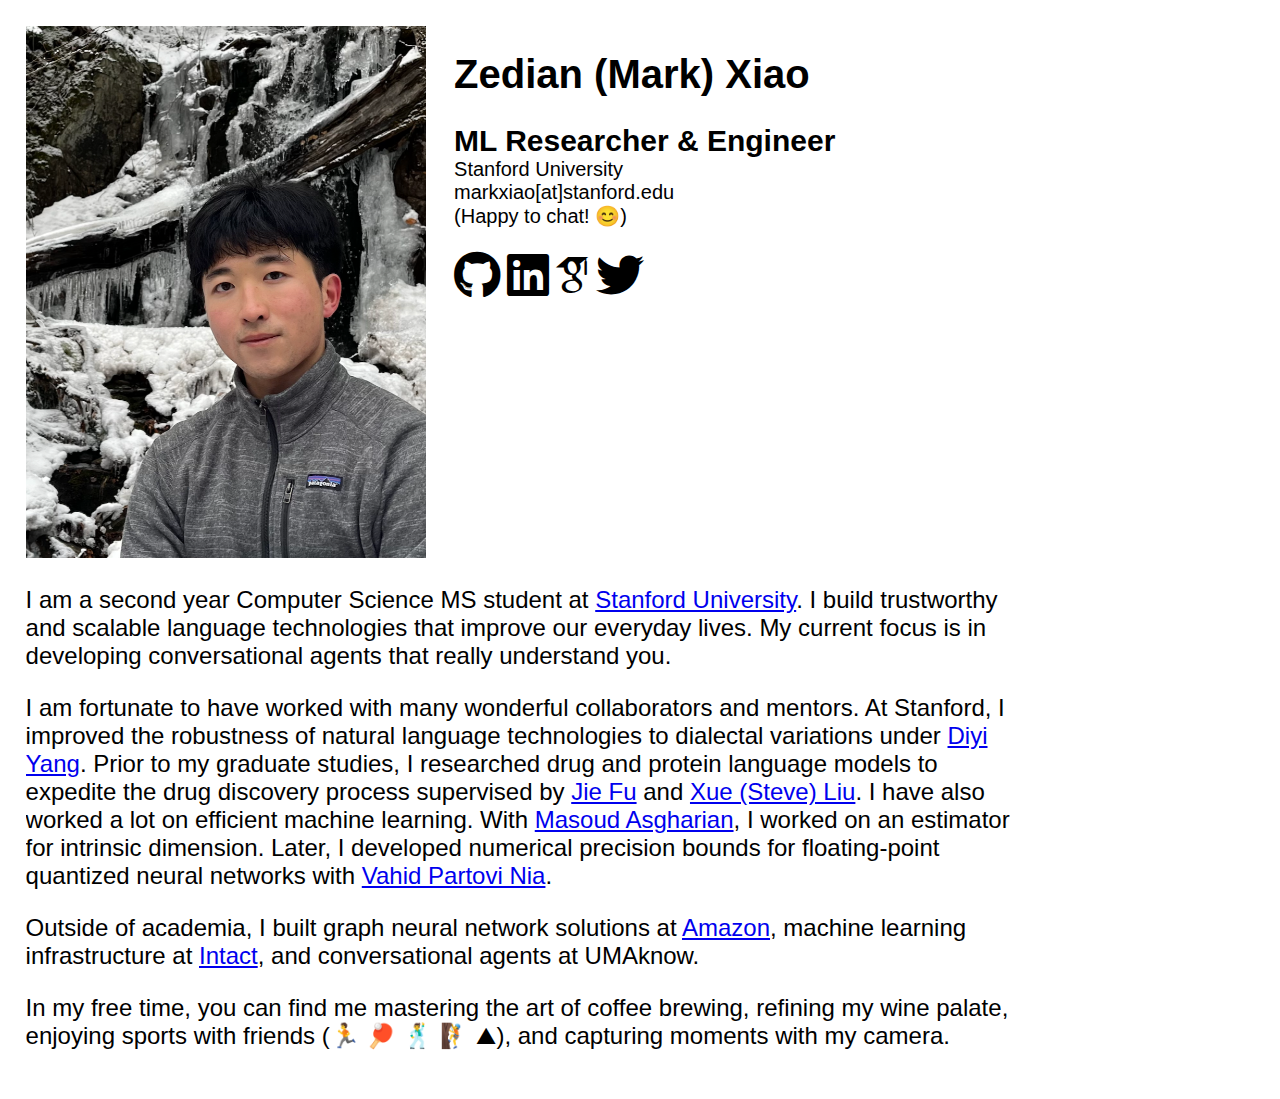
<file: index.html>
<!DOCTYPE html>
<html>
<head>
    <title></title>
    <meta charset="UTF-8">
    <link rel="stylesheet" href="styles.css">
    <meta name="viewport" content="width=device-width, initial-scale=1.0">
    <link rel="preconnect" href="https://fonts.googleapis.com"> 
    <link rel="preconnect" href="https://fonts.gstatic.com" crossorigin>
    <link href="https://fonts.googleapis.com/css2?family=Caveat&display=swap" rel="stylesheet">
    <link href="https://fonts.googleapis.com/css2?family=Abel&display=swap" rel="stylesheet">
    <link rel="stylesheet" href="https://cdnjs.cloudflare.com/ajax/libs/font-awesome/6.0.0-beta3/css/all.min.css">
    <link rel="stylesheet" href="academicons-1.9.4/css/academicons.css">
</head>
<body>
    <div class="profile-card">
        <img class="profile-image" src="assets/profile.jpg" alt="profile">
        <div class="profile-info">
            <h1>Zedian (Mark) Xiao</h1>
            <h2>ML Researcher & Engineer</h2>
            <div class="contact">
                Stanford University <br> markxiao[at]stanford.edu <br> (Happy to chat! &#128522;)
            </div>
            <br>
            <a href="https://github.com/zedian"><i class="fab fa-github icon"></i></a>
            <a href="https://www.linkedin.com/in/zedian-xiao/"><i class="fab fa-linkedin icon"></i></a>
            <a href="https://scholar.google.com/citations?user=4wYXH20AAAAJ&hl=en&oi=sra"><i class="ai ai-google-scholar icon"></i></a>
            <a href="https://twitter.com/XiaoZedian"><i class="fab fa-twitter icon"></i></a>          
        </div>
    </div>
    <div class="info">
        <p>
            I am a second year Computer Science MS student at <a href="https://www.stanford.edu/">Stanford University</a>. I build trustworthy and scalable language technologies that improve our everyday lives. My current focus is in developing conversational agents that really understand you.
        </p>
        <p>
            I am fortunate to have worked with many wonderful collaborators and mentors. At Stanford, I improved the robustness of natural language technologies to dialectal variations under <a href="https://cs.stanford.edu/~diyiy/index.html">Diyi Yang</a>. Prior to my graduate studies, I researched drug and protein language models to expedite the drug discovery process supervised by <a href="https://bigaidream.github.io/">Jie Fu</a> and <a href="https://www.cs.mcgill.ca/~xueliu/site/intro.html">Xue (Steve) Liu</a>. I have also worked a lot on efficient machine learning. With <a href="https://www.mcgill.ca/mathstat/masoud-asgharian">Masoud Asgharian</a>, I worked on an estimator for intrinsic dimension. Later, I developed numerical precision bounds for floating-point quantized neural networks with <a href="https://datawisdom.ca/">Vahid Partovi Nia</a>.
        </p>
        <p>
            Outside of academia, I built graph neural network solutions at <a href="https://www.amazon.science/">Amazon</a>, machine learning infrastructure at <a href="https://intactlab.ca/">Intact</a>, and conversational agents at UMAknow.
        </p>
        <p>
            In my free time, you can find me mastering the art of coffee brewing, refining my wine palate, enjoying sports  with friends (&#127939; &#127955; &#128378; &#129495; &#9968;), and capturing moments with my camera.
        </p>
    </div>
</body>
</html>
</file>
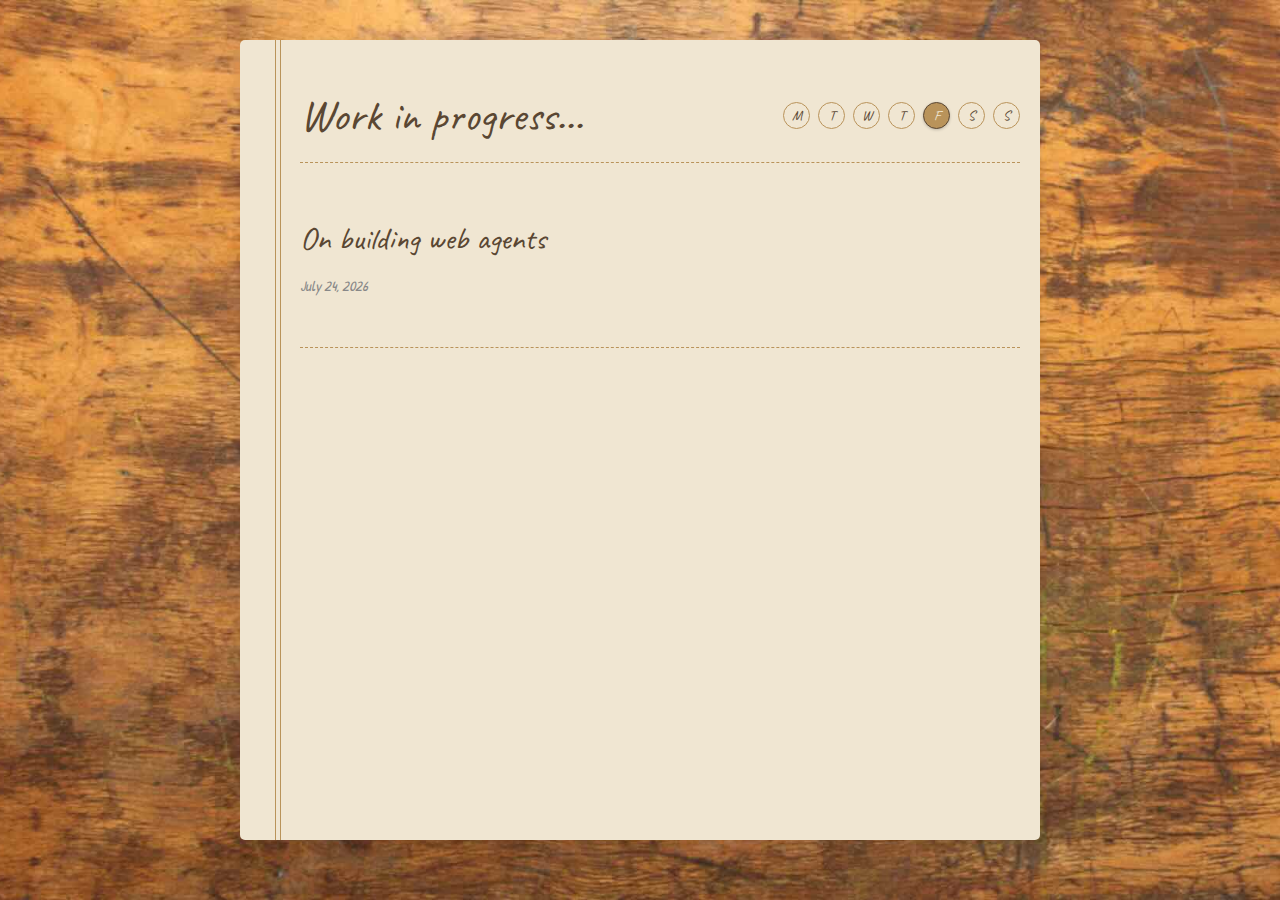
<file: notes/index.html>
<!DOCTYPE html>
<html lang="en">

<head>
    <meta charset="UTF-8">
    <meta name="viewport" content="width=device-width, initial-scale=1.0">
    <title>Notetaking</title>
    <link rel="stylesheet" href="style.css">
    <link rel="preconnect" href="https://fonts.googleapis.com">
    <link rel="preconnect" href="https://fonts.gstatic.com" crossorigin>
    <link href="https://fonts.googleapis.com/css2?family=Caveat&family=Patrick+Hand&display=swap" rel="stylesheet">
</head>

<body>
    <div class="container">
        <div class="notepad">
            <div class="margin-line"></div>
            <div class="content">
                <div class="title-container">
                    <h1>Work in progress...</h1>
                    <div class="weekday-selector">
                        <div class="weekday-circle" data-day="M">M</div>
                        <div class="weekday-circle" data-day="T">T</div>
                        <div class="weekday-circle" data-day="W">W</div>
                        <div class="weekday-circle" data-day="T">T</div>
                        <div class="weekday-circle" data-day="F">F</div>
                        <div class="weekday-circle" data-day="S">S</div>
                        <div class="weekday-circle" data-day="S">S</div>
                    </div>
                </div>
                <article class="blog-post">
                    <h2>On building web agents</h2>
                    <div class="post-meta">April 20, 2025</div>
                    
                    <!-- <div class="taped-image">
                        <div class="tape tape-top-left"></div>
                        <div class="tape tape-top-right"></div>
                        <img src="/api/placeholder/600/400" alt="Sample image">
                        <div class="image-caption">My trip to the mountains last weekend</div>
                    </div> -->
                    <!-- <div class="taped-image right">
                        <div class="tape tape-top-left"></div>
                        <div class="tape tape-top-right"></div>
                        <img src="/api/placeholder/500/300" alt="Another sample image">
                        <div class="image-caption">My favorite café downtown</div>
                    </div> -->
                </article>
            </div>
        </div>
    </div>

    <!-- Add the JavaScript at the end of the body -->
    <script>
        // Wait for the DOM to be fully loaded
        document.addEventListener('DOMContentLoaded', function () {
            // Get the current date
            const currentDate = new Date();

            // Get the current day of the week (0 = Sunday, 1 = Monday, etc.)
            const currentDayIndex = currentDate.getDay();

            // Map the day index to our weekday circles
            // Our circles are in order: M T W T F S S, so we need to convert to our format
            // Sunday (0) should be the last element (6)
            const dayMapping = [6, 0, 1, 2, 3, 4, 5]; // Maps JS day index to our circle index

            // Get all weekday circles
            const weekdayCircles = document.querySelectorAll('.weekday-circle');

            // Remove 'selected' class from all circles
            weekdayCircles.forEach(circle => {
                circle.classList.remove('selected');
            });

            // Add 'selected' class to the current day circle
            const todayCircleIndex = dayMapping[currentDayIndex];
            weekdayCircles[todayCircleIndex].classList.add('selected');

            // Optional: Add click event listeners to make circles selectable by users
            weekdayCircles.forEach(circle => {
                circle.addEventListener('click', function () {
                    // Remove selected class from all circles
                    weekdayCircles.forEach(c => {
                        c.classList.remove('selected');
                    });

                    // Add selected class to the clicked circle
                    this.classList.add('selected');
                });
            });

            // Update the post date to reflect the current date
            const postMeta = document.querySelector('.post-meta');
            if (postMeta) {
                const options = { year: 'numeric', month: 'long', day: 'numeric' };
                postMeta.textContent = currentDate.toLocaleDateString('en-US', options);
            }
        });
    </script>
</body>

</html>
</file>
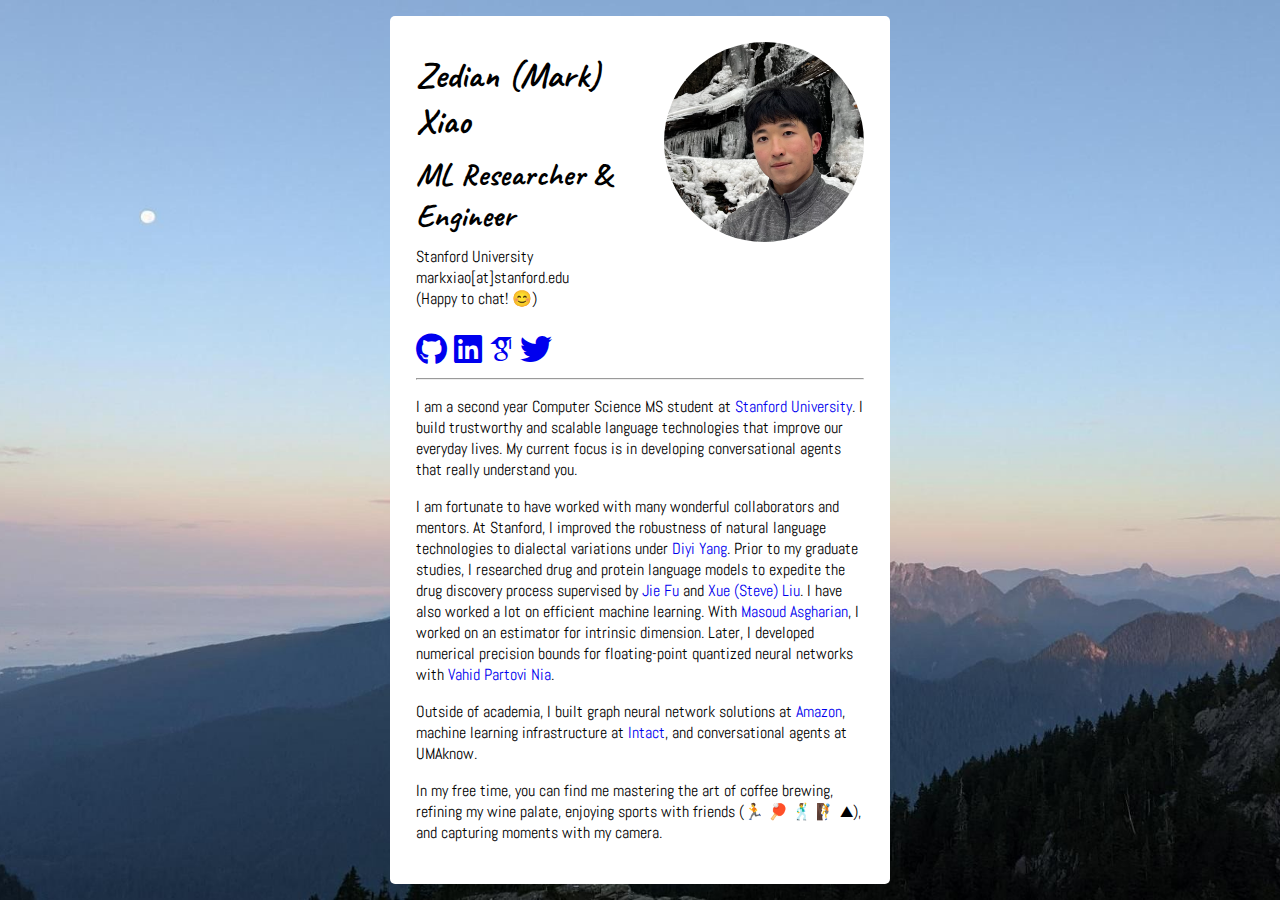
<file: old.html>
<!DOCTYPE html>
<html>
<head>
    <title></title>
    <link rel="stylesheet" href="old_styles.css">
    <link rel="preconnect" href="https://fonts.googleapis.com"> 
    <link rel="preconnect" href="https://fonts.gstatic.com" crossorigin>
    <link href="https://fonts.googleapis.com/css2?family=Caveat&display=swap" rel="stylesheet">
    <link href="https://fonts.googleapis.com/css2?family=Abel&display=swap" rel="stylesheet">
    <link rel="stylesheet" href="https://cdnjs.cloudflare.com/ajax/libs/font-awesome/6.0.0-beta3/css/all.min.css">
    <link rel="stylesheet" href="academicons-1.9.4/css/academicons.css">
</head>
<body>
    <title> Zedian (Mark) Xiao </title>
    <div class="main row">
        <div class="whitebox">
            <div class="title">
                <img class="circle-image" src="assets/profile.jpg" alt="profile">
                <h1>Zedian (Mark) Xiao</h1>
                <h2>ML Researcher & Engineer</h2>
                <div class="contact">
                    Stanford University <br> markxiao[at]stanford.edu <br> (Happy to chat! &#128522;)
                </div>
                <br>
                <div class="icon">
                    <a href="https://github.com/zedian"><i class="fab fa-github"></i></a>
                    <a href="https://www.linkedin.com/in/zedian-xiao/"><i class="fab fa-linkedin"></i></a>
                    <a href="https://scholar.google.com/citations?user=4wYXH20AAAAJ&hl=en&oi=sra"><i class="ai ai-google-scholar"></i></a>
                    <a href="https://twitter.com/XiaoZedian"><i class="fab fa-twitter"></i></a>  
                </div>  
            </div>
            <div class="text">
                <hr>
                <p>
                    I am a second year Computer Science MS student at <a href="https://www.stanford.edu/">Stanford University</a>. I build trustworthy and scalable language technologies that improve our everyday lives. My current focus is in developing conversational agents that really understand you.
                </p>
                <p>
                    I am fortunate to have worked with many wonderful collaborators and mentors. At Stanford, I improved the robustness of natural language technologies to dialectal variations under <a href="https://cs.stanford.edu/~diyiy/index.html">Diyi Yang</a>. Prior to my graduate studies, I researched drug and protein language models to expedite the drug discovery process supervised by <a href="https://bigaidream.github.io/">Jie Fu</a> and <a href="https://www.cs.mcgill.ca/~xueliu/site/intro.html">Xue (Steve) Liu</a>. I have also worked a lot on efficient machine learning. With <a href="https://www.mcgill.ca/mathstat/masoud-asgharian">Masoud Asgharian</a>, I worked on an estimator for intrinsic dimension. Later, I developed numerical precision bounds for floating-point quantized neural networks with <a href="https://datawisdom.ca/">Vahid Partovi Nia</a>.
                </p>
                <p>
                    Outside of academia, I built graph neural network solutions at <a href="https://www.amazon.science/">Amazon</a>, machine learning infrastructure at <a href="https://intactlab.ca/">Intact</a>, and conversational agents at UMAknow.
                </p>
                <p>
                    In my free time, you can find me mastering the art of coffee brewing, refining my wine palate, enjoying sports  with friends (&#127939; &#127955; &#128378; &#129495; &#9968;), and capturing moments with my camera.
                </p>
            </div>
        </div>
    </div>
</body>
</html>
</file>
<file: styles.css>
body {
    font-family: "Arial";
    /* font-family: 'Abel'; Overall font */
    background-color: white;
    margin: 0;
    padding: 2vw;
}

.profile-image {
    max-width: 400px;
    width: 100%;
    height: auto;
    background-color: #ddd;
    display: inline-block;
    object-fit: cover;
}

.profile-info {
    display: inline-block;
    vertical-align: top;
    margin-left: 24px;
    font-size: 20px;
}

.profile-info h2,
.profile-info h3 {
    margin: 0;

}

.info {
    font-size: 24px;
    max-width: 1000px;
    width: 100%;
    word-wrap: break-word;
    overflow: auto;
}

.icon {
    font-size: 48px; /* Adjust the size of the icons */
    color: #000;
}
</file>
<file: academicons-1.9.4/css/academicons.css>
/*
 *  Academicons 1.9.4 by James Walsh (https://github.com/jpswalsh) and Katja Bercic (https://github.com/katjabercic)
 *  Fonts generated using FontForge - https://fontforge.org
 *  Square icons designed to be used alongside Font Awesome square icons - https://fortawesome.github.io/Font-Awesome/
 *  Licenses - Font: SIL OFL 1.1, CSS: MIT License
 */
@font-face {
    font-family: 'Academicons';
    font-style: normal;
    font-weight: 400;
    font-display: block;
    src:url('../fonts/academicons.eot');
    src:url('../fonts/academicons.eot') format('embedded-opentype'),
        url('../fonts/academicons.ttf') format('truetype'),
        url('../fonts/academicons.woff') format('woff'),
        url('../fonts/academicons.svg') format('svg');
}
.ai {
  font-family: 'Academicons';
  font-weight: 400;
  -moz-osx-font-smoothing: grayscale;
  -webkit-font-smoothing: antialiased;
  display: inline-block;
  font-style: normal;
  font-variant: normal;
  text-rendering: auto;
  line-height: 1;
}
.ai-academia:before {
  content: "\e9af";
}
.ai-academia-square:before {
  content: "\e93d";
}
.ai-acclaim:before {
  content: "\e92e";
}
.ai-acclaim-square:before {
  content: "\e93a";
}
.ai-acm:before {
  content: "\e93c";
}
.ai-acm-square:before {
  content: "\e95d";
}
.ai-acmdl:before {
  content: "\e96a";
}
.ai-acmdl-square:before {
  content: "\e9d3";
}
.ai-ads:before {
  content: "\e9cb";
}
.ai-ads-square:before {
  content: "\e94a";
}
.ai-africarxiv:before {
  content: "\e91b";
}
.ai-africarxiv-square:before {
  content: "\e90b";
}
.ai-archive:before {
  content: "\e955";
}
.ai-archive-square:before {
  content: "\e956";
}
.ai-arxiv:before {
  content: "\e974";
}
.ai-arxiv-square:before {
  content: "\e9a6";
}
.ai-biorxiv:before {
  content: "\e9a2";
}
.ai-biorxiv-square:before {
  content: "\e98b";
}
.ai-ceur:before {
  content: "\e96d";
}
.ai-ceur-square:before {
  content: "\e92f";
}
.ai-ciencia-vitae:before {
  content: "\e912";
}
.ai-ciencia-vitae-square:before {
  content: "\e913";
}
.ai-clarivate:before {
  content: "\e924";
}
.ai-clarivate-square:before {
  content: "\e925";
}
.ai-closed-access:before {
  content: "\e942";
}
.ai-closed-access-square:before {
  content: "\e943";
}
.ai-conversation:before {
  content: "\e94c";
}
.ai-conversation-square:before {
  content: "\e915";
}
.ai-coursera:before {
  content: "\e95f";
}
.ai-coursera-square:before {
  content: "\e97f";
}
.ai-crossref:before {
  content: "\e918";
}
.ai-crossref-square:before {
  content: "\e919";
}
.ai-cv:before {
  content: "\e9a5";
}
.ai-cv-square:before {
  content: "\e90a";
}
.ai-datacite:before {
  content: "\e91c";
}
.ai-datacite-square:before {
  content: "\e91d";
}
.ai-dataverse:before {
  content: "\e9f7";
}
.ai-dataverse-square:before {
  content: "\e9e4";
}
.ai-dblp:before {
  content: "\e94f";
}
.ai-dblp-square:before {
  content: "\e93f";
}
.ai-depsy:before {
  content: "\e97a";
}
.ai-depsy-square:before {
  content: "\e94b";
}
.ai-doi:before {
  content: "\e97e";
}
.ai-doi-square:before {
  content: "\e98f";
}
.ai-dryad:before {
  content: "\e97c";
}
.ai-dryad-square:before {
  content: "\e98c";
}
.ai-elsevier:before {
  content: "\e961";
}
.ai-elsevier-square:before {
  content: "\e910";
}
.ai-figshare:before {
  content: "\e981";
}
.ai-figshare-square:before {
  content: "\e9e7";
}
.ai-google-scholar:before {
  content: "\e9d4";
}
.ai-google-scholar-square:before {
  content: "\e9f9";
}
.ai-hal:before {
  content: "\e92c";
}
.ai-hal-square:before {
  content: "\e92d";
}
.ai-hypothesis:before {
  content: "\e95a";
}
.ai-hypothesis-square:before {
  content: "\e95b";
}
.ai-ideas-repec:before {
  content: "\e9ed";
}
.ai-ideas-repec-square:before {
  content: "\e9f8";
}
.ai-ieee:before {
  content: "\e929";
}
.ai-ieee-square:before {
  content: "\e9b9";
}
.ai-impactstory:before {
  content: "\e9cf";
}
.ai-impactstory-square:before {
  content: "\e9aa";
}
.ai-inaturalist:before {
  content: "\e900";
}
.ai-inaturalist-square:before {
  content: "\e901";
}
.ai-inpn:before {
  content: "\e902";
}
.ai-inpn-square:before {
  content: "\e903";
}
.ai-inspire:before {
  content: "\e9e9";
}
.ai-inspire-square:before {
  content: "\e9fe";
}
.ai-isidore:before {
  content: "\e936";
}
.ai-isidore-square:before {
  content: "\e954";
}
.ai-isni:before {
  content: "\e957";
}
.ai-isni-square:before {
  content: "\e958";
}
.ai-jstor:before {
  content: "\e938";
}
.ai-jstor-square:before {
  content: "\e944";
}
.ai-lattes:before {
  content: "\e9b3";
}
.ai-lattes-square:before {
  content: "\e99c";
}
.ai-mathoverflow:before {
  content: "\e9f6";
}
.ai-mathoverflow-square:before {
  content: "\e97b";
}
.ai-mendeley:before {
  content: "\e9f0";
}
.ai-mendeley-square:before {
  content: "\e9f3";
}
.ai-moodle:before {
  content: "\e907";
}
.ai-moodle-square:before {
  content: "\e908";
}
.ai-mtmt:before {
  content: "\e950";
}
.ai-mtmt-square:before {
  content: "\e951";
}
.ai-nakala:before {
  content: "\e940";
}
.ai-nakala-square:before {
  content: "\e941";
}
.ai-obp:before {
  content: "\e92a";
}
.ai-obp-square:before {
  content: "\e92b";
}
.ai-open-access:before {
  content: "\e939";
}
.ai-open-access-square:before {
  content: "\e9f4";
}
.ai-open-data:before {
  content: "\e966";
}
.ai-open-data-square:before {
  content: "\e967";
}
.ai-open-materials:before {
  content: "\e968";
}
.ai-open-materials-square:before {
  content: "\e969";
}
.ai-openedition:before {
  content: "\e946";
}
.ai-openedition-square:before {
  content: "\e947";
}
.ai-orcid:before {
  content: "\e9d9";
}
.ai-orcid-square:before {
  content: "\e9c3";
}
.ai-osf:before {
  content: "\e9ef";
}
.ai-osf-square:before {
  content: "\e931";
}
.ai-overleaf:before {
  content: "\e914";
}
.ai-overleaf-square:before {
  content: "\e98d";
}
.ai-philpapers:before {
  content: "\e98a";
}
.ai-philpapers-square:before {
  content: "\e96f";
}
.ai-piazza:before {
  content: "\e99a";
}
.ai-piazza-square:before {
  content: "\e90c";
}
.ai-preregistered:before {
  content: "\e906";
}
.ai-preregistered-square:before {
  content: "\e96b";
}
.ai-protocols:before {
  content: "\e952";
}
.ai-protocols-square:before {
  content: "\e953";
}
.ai-psyarxiv:before {
  content: "\e90e";
}
.ai-psyarxiv-square:before {
  content: "\e90f";
}
.ai-publons:before {
  content: "\e937";
}
.ai-publons-square:before {
  content: "\e94e";
}
.ai-pubmed:before {
  content: "\e99f";
}
.ai-pubmed-square:before {
  content: "\e97d";
}
.ai-pubpeer:before {
  content: "\e922";
}
.ai-pubpeer-square:before {
  content: "\e923";
}
.ai-researcherid:before {
  content: "\e91a";
}
.ai-researcherid-square:before {
  content: "\e95c";
}
.ai-researchgate:before {
  content: "\e95e";
}
.ai-researchgate-square:before {
  content: "\e99e";
}
.ai-ror:before {
  content: "\e948";
}
.ai-ror-square:before {
  content: "\e949";
}
.ai-sci-hub:before {
  content: "\e959";
}
.ai-sci-hub-square:before {
  content: "\e905";
}
.ai-scirate:before {
  content: "\e98e";
}
.ai-scirate-square:before {
  content: "\e99d";
}
.ai-scopus:before {
  content: "\e91e";
}
.ai-scopus-square:before {
  content: "\e91f";
}
.ai-semantic-scholar:before {
  content: "\e96e";
}
.ai-semantic-scholar-square:before {
  content: "\e96c";
}
.ai-springer:before {
  content: "\e928";
}
.ai-springer-square:before {
  content: "\e99b";
}
.ai-ssrn:before {
  content: "\e916";
}
.ai-ssrn-square:before {
  content: "\e917";
}
.ai-stackoverflow:before {
  content: "\e920";
}
.ai-stackoverflow-square:before {
  content: "\e921";
}
.ai-viaf:before {
  content: "\e933";
}
.ai-viaf-square:before {
  content: "\e934";
}
.ai-wiley:before {
  content: "\e926";
}
.ai-wiley-square:before {
  content: "\e927";
}
.ai-zenodo:before {
  content: "\e911";
}
.ai-zotero:before {
  content: "\e962";
}
.ai-zotero-square:before {
  content: "\e932";
}
/*  Duplication of the FontAwesome style classes using 'ai' in place of 'fa'. */
.ai-lg {
  font-size: 1.33333em;
  line-height: 0.75em;
  vertical-align: -.0667em;
}
.ai-xs {
  font-size: .75em;
}
.ai-sm {
  font-size: .875em;
}

.ai-1x {
  font-size: 1em;
}
.ai-2x {
  font-size: 2em;
}
.ai-3x {
  font-size: 3em;
}
.ai-4x {
  font-size: 4em;
}
.ai-5x {
  font-size: 5em;
}
.ai-6x {
  font-size: 6em;
}
.ai-7x {
  font-size: 7em;
}
.ai-8x {
  font-size: 8em;
}
.ai-9x {
  font-size: 9em;
}
.ai-10x {
  font-size: 10em;
}

.ai-fw {
  text-align: center;
  width: 1.25em;
}

.ai-ul {
  list-style-type: none;
  margin-left: 2.5em;
  padding-left: 0;
}
.ai-ul > li {
    position: relative;
}
.ai-li {
  left: -2em;
  position: absolute;
  text-align: center;
  width: 2em;
  line-height: inherit;
}

.ai-border {
border: solid 0.08em #eee;
border-radius: .1em;
  padding: .2em .25em .15em;
}

.ai-pull-left {
  float: left;
}
.ai-pull-right {
  float: right;
}
.ai.ai-pull-left {
  margin-right: .3em;
}
.ai.ai-pull-right {
  margin-right: .3em;
}

.ai-stack {
  display: inline-block;
  height: 2em;
  line-height: 2em;
  position: relative;
  vertical-align: middle;
  width: 2.5em;
}
.ai-stack-1x,
.ai-stack-2x {
  left: 0;
  position: absolute;
  text-align: center;
  width: 100%;
}
.ai-stack-1x {
  line-height: inherit;
}
.ai-stack-2x {
  font-size: 2em;
}
.ai-inverse {
  color: #fff;
}
</file>
<file: notes/style.css>
/* Base styles */
body {
    margin: 0;
    padding: 0;
    background-color: #f5f5f5;
    background-image: url('background.jpeg'); /* Add your image path here */
    background-size: cover; /* Makes the image cover the entire viewport */
    background-position: center; /* Centers the image */
    background-attachment: fixed; /* Keeps the image fixed while scrolling */
    font-family: 'Patrick Hand', cursive;
    color: #333;
    line-height: 1.6;
}

.container {
    display: flex;
    justify-content: center;
    padding: 40px 20px;
}

/* Notepad styling */
.notepad {
    position: relative;
    width: 100%;
    max-width: 800px;
    min-height: 800px;
    background-color: #f0e6d2; /* Light brown paper color */
    box-shadow: 0 2px 15px rgba(0, 0, 0, 0.1);
    border-radius: 5px;
    padding: 40px 20px 40px 60px;
    box-sizing: border-box;
}

/* Left margin with double lines */
.margin-line {
    position: absolute;
    left: 40px;
    top: 0;
    bottom: 0;
    width: 1px;
    background-color: #b9935a;
}

.margin-line::before {
    content: '';
    position: absolute;
    left: -5px;
    top: 0;
    bottom: 0;
    width: 1px;
    background-color: #b9935a;
}

/* Content area */
.content {
    position: relative;
    z-index: 1;
}

/* Title container styling */
.title-container {
    display: flex;
    justify-content: space-between;
    align-items: center;
    margin-bottom: 40px;
    border-bottom: 1px dashed #b9935a;
    padding-bottom: 10px;
}

.title-container h1 {
    margin: 0;
    padding-bottom: 0;
    flex: 1;
}

/* Weekday selector styling */
.weekday-selector {
    position: relative;
    display: flex;
    flex-direction: row;
    justify-content: right;
    gap: 8px;
    z-index: 2;
}

.weekday-circle {
    width: 25px;
    height: 25px;
    border-radius: 50%;
    background-color: #f0e6d2;
    border: 1px solid #b9935a;
    display: flex;
    align-items: center;
    justify-content: center;
    font-size: 14px;
    font-family: 'Caveat', cursive;
    color: #5a4733;
    cursor: pointer;
    transition: all 0.2s ease;
}

.weekday-circle:hover {
    background-color: #f8f3e8;
    transform: scale(1.1);
}

.weekday-circle.selected {
    background-color: #b9935a;
    color: #f0e6d2;
    border-color: #5a4733;
    box-shadow: 0 1px 3px rgba(0,0,0,0.2);
}

/* Typography */
h1 {
    font-family: 'Caveat', cursive;
    font-size: 2.8rem;
    color: #5a4733;
    margin-bottom: 40px;
    font-weight: normal;
    padding-bottom: 10px;
}

h2 {
    font-family: 'Caveat', cursive;
    font-size: 2rem;
    color: #5a4733;
    margin-top: 50px;
    margin-bottom: 10px;
    font-weight: normal;
}

p {
    margin-bottom: 20px;
    font-size: 1.2rem;
    color: #333;
}

/* Blog post styling */
.blog-post {
    margin-bottom: 60px;
    padding-bottom: 30px;
    border-bottom: 1px dashed #b9935a;
}

.post-meta {
    font-size: 0.9rem;
    color: #888;
    margin-bottom: 20px;
    font-style: italic;
}

/* Paper texture overlay */
.notepad::after {
    content: '';
    position: absolute;
    top: 0;
    left: 0;
    right: 0;
    bottom: 0;
    background-image: url('https://www.transparenttextures.com/patterns/paper.png');
    opacity: 0.3;
    pointer-events: none;
    z-index: 0;
    border-radius: 5px;
}

/* Taped image styling */
.taped-image {
    position: relative;
    display: inline-block;
    margin: 25px 0 35px;
    padding: 10px;
    background-color: #fff;
    box-shadow: 0 1px 3px rgba(0,0,0,0.2);
    transform: rotate(-2deg);
    max-width: 90%;
}

.taped-image.right {
    float: right;
    margin: 5px 0 20px 25px;
    transform: rotate(2deg);
}

.taped-image img {
    display: block;
    width: 100%;
    height: auto;
    border: 1px solid #e1e1e1;
}

.tape {
    position: absolute;
    width: 40px;
    height: 15px;
    background-color: rgba(255,255,255,0.8);
    border: 1px solid rgba(200,200,200,0.3);
    box-shadow: 0px 0px 1px rgba(0,0,0,0.1);
    transform: rotate(-2deg);
    z-index: 1;
}

.tape-top-left {
    top: -7px;
    left: 30px;
    transform: rotate(-10deg);
}

.tape-top-right {
    top: -5px;
    right: 30px;
    transform: rotate(5deg);
}

.image-caption {
    text-align: center;
    padding: 8px 0 0;
    font-size: 0.9rem;
    font-style: italic;
    color: #555;
}

/* Responsive adjustments */
@media (max-width: 768px) {
    .notepad {
        padding: 30px 15px 30px 50px;
    }
    
    .margin-line {
        left: 30px;
    }
    
    h1 {
        font-size: 2.2rem;
    }
    
    h2 {
        font-size: 1.6rem;
    }
    
    p {
        font-size: 1rem;
    }
    
    .title-container {
        flex-direction: column;
        align-items: flex-start;
    }
    
    .title-container h1 {
        margin-bottom: 15px;
        width: 100%;
    }
    
    .taped-image {
        max-width: 100%;
        margin: 20px 0 30px;
    }
}
</file>
<file: old_styles.css>
body, html {
    height: 100%;
    margin: 0;
}

a {
    text-decoration: none; /* This removes the underline */
}

h1 {
    font-size: 36px;
    font-family: 'Caveat';
    margin-top: 10px;
    margin-bottom: 10px;
}

h2 {
    font-size: 32px;
    font-family: 'Caveat';
    margin-top: 10px;
    margin-bottom: 10px;
}

.main {
    background-image: url('assets/background.jpg');
    height: 100%;
    background-position: center;
    background-repeat: no-repeat;
    background-size: cover;
    position: relative;
    display: flex;
    justify-content: center;
    align-items: center;
    padding: 0px;
}

.whitebox {
    top: 10%;
    left: 10%;
    width: 35%; /* Size of white box w.r.t entire page */
    background-color: white;
    color: black;
    font-family: 'Abel'; /* Overall font */
    border-radius: 5px;
    padding: 2%;
    justify-content: space-around;
    display: flex;
    flex-direction: column; /* Flex elements are stacked vertically */
}

.title {
    flex: 1; /* 1/3 of the page */
}

.text {
    flex: 2; /* 2/3 of the page */
}

.row {
    display: flex;
}

.circle-image {
    float: right; /* Aligns the image to the right */
    width: 200px; /* Adjust size as necessary */
    height: 200px;
    border-radius: 50%; /* Makes the image circular */
    shape-outside: circle(50%); /* Enables text wrapping around a circular shape */
    margin-left: 20px; /* Space between the image and text */
    object-fit: cover;
}

.icon {
    font-size: 32px; /* Adjust the size of the icons */
    color: #000;
}

.icon a:hover {
    color: #17acde; /* Color when hovering over the icon */
}
</file>
